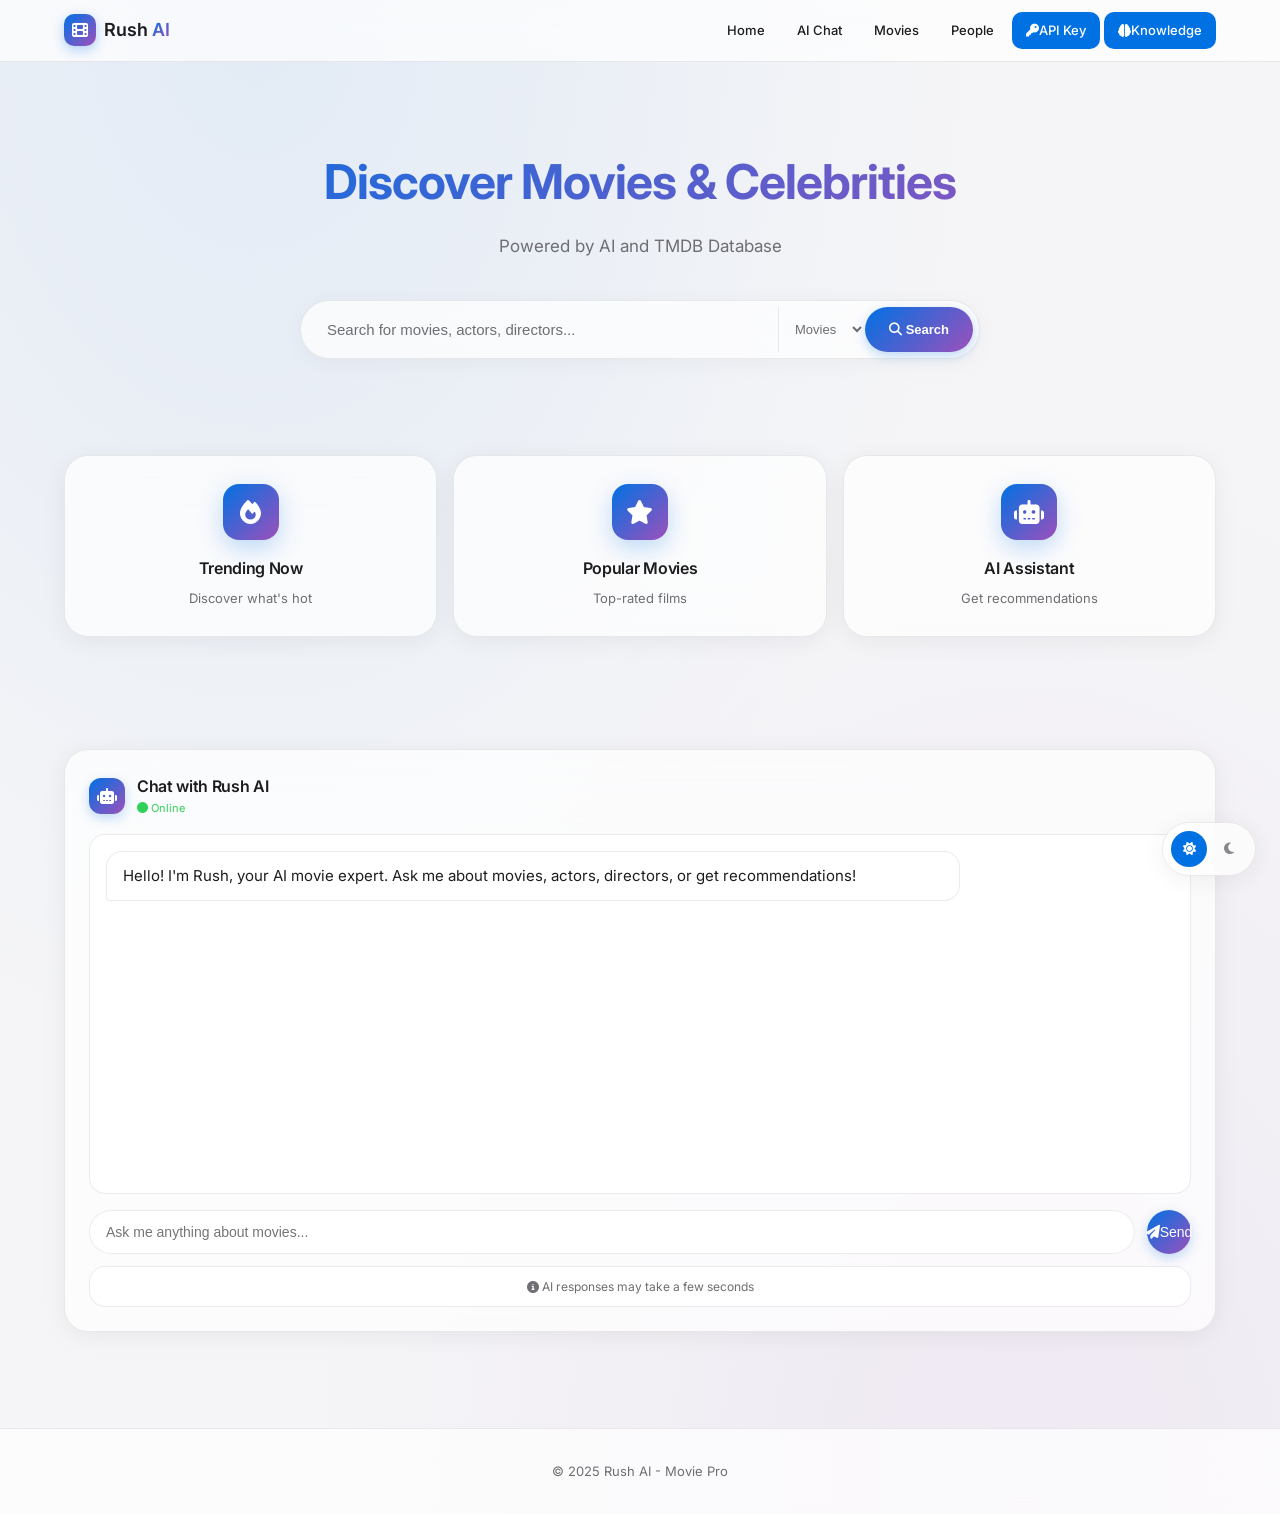
<file: templates/index.html>
<!DOCTYPE html>
<html lang="en">
<head>
    <meta charset="UTF-8">
    <meta name="viewport" content="width=device-width, initial-scale=1.0">
    <title>Rush AI - Movie Pro</title>
    <link rel="stylesheet" href="https://cdnjs.cloudflare.com/ajax/libs/font-awesome/6.4.0/css/all.min.css">
    <link rel="stylesheet" href="/static/styles.css">
</head>
<body>
    <!-- Header -->
    <header class="header">
        <div class="header-content">
            <div class="logo">
                <div class="logo-icon">
                    <i class="fas fa-film"></i>
                </div>
                <span class="logo-text">Rush <span class="logo-accent">AI</span></span>
            </div>
            
            <nav class="nav">
                <a href="#home" class="nav-link">Home</a>
                <a href="#chat" class="nav-link">AI Chat</a>
                <a href="#movies" class="nav-link">Movies</a>
                <a href="#people" class="nav-link">People</a>
                <a href="/api-keys" class="nav-btn">
                    <i class="fas fa-key"></i>API Key
                </a>
                <a href="/knowledge-keys" class="nav-btn">
                    <i class="fas fa-brain"></i>Knowledge
                </a>
            </nav>
            
            <button class="mobile-menu-btn" onclick="toggleMobileMenu()">
                <i class="fas fa-bars"></i>
            </button>
        </div>
        
        <nav class="mobile-nav" id="mobileNav">
            <a href="#home" class="mobile-nav-link" onclick="closeMobileMenu()">
                <i class="fas fa-home"></i> Home
            </a>
            <a href="#chat" class="mobile-nav-link" onclick="closeMobileMenu()">
                <i class="fas fa-robot"></i> AI Chat
            </a>
            <a href="#movies" class="mobile-nav-link" onclick="closeMobileMenu()">
                <i class="fas fa-film"></i> Movies
            </a>
            <a href="#people" class="mobile-nav-link" onclick="closeMobileMenu()">
                <i class="fas fa-users"></i> People
            </a>
            <a href="/api-keys" class="mobile-nav-link">
                <i class="fas fa-key"></i> Get API Key
            </a>
            <a href="/knowledge-keys" class="mobile-nav-link">
                <i class="fas fa-brain"></i> Knowledge Keys
            </a>
        </nav>
    </header>

    <!-- Main Content -->
    <main class="main">
        <div class="container">
            <!-- Hero Section -->
            <section id="home" class="hero">
                <h1 class="hero-title">Discover Movies & Celebrities</h1>
                <p class="hero-subtitle">Powered by AI and TMDB Database</p>
                
                <!-- Search Box -->
                <div class="search-container">
                    <div class="search-box">
                        <input 
                            type="text" 
                            id="searchInput" 
                            class="search-input"
                            placeholder="Search for movies, actors, directors..."
                            onkeypress="if(event.key === 'Enter') performSearch()"
                        >
                        <select id="searchType" class="search-select">
                            <option value="movie">Movies</option>
                            <option value="person">People</option>
                        </select>
                        <button class="search-btn" onclick="performSearch()">
                            <i class="fas fa-search"></i>
                            <span>Search</span>
                        </button>
                    </div>
                </div>
            </section>

            <!-- Quick Actions -->
            <section class="quick-actions">
                <div class="action-card" onclick="loadTrending()">
                    <div class="action-icon">
                        <i class="fas fa-fire"></i>
                    </div>
                    <h3 class="action-title">Trending Now</h3>
                    <p class="action-desc">Discover what's hot</p>
                </div>
                <div class="action-card" onclick="loadPopular()">
                    <div class="action-icon">
                        <i class="fas fa-star"></i>
                    </div>
                    <h3 class="action-title">Popular Movies</h3>
                    <p class="action-desc">Top-rated films</p>
                </div>
                <div class="action-card" onclick="scrollToChat()">
                    <div class="action-icon">
                        <i class="fas fa-robot"></i>
                    </div>
                    <h3 class="action-title">AI Assistant</h3>
                    <p class="action-desc">Get recommendations</p>
                </div>
            </section>

            <!-- Results Section -->
            <section id="resultsSection" class="section hidden">
                <h2 class="section-title">
                    <i class="fas fa-layer-group"></i>
                    <span id="resultsTitle">Search Results</span>
                </h2>
                <div id="resultsGrid" class="results-grid">
                    <!-- Results loaded here -->
                </div>
            </section>

            <!-- Movies Section anchor -->
            <div id="movies"></div>

            <!-- Chat Section -->
            <section id="chat" class="section">
                <div class="chat-section">
                    <div class="chat-header">
                        <div class="chat-avatar">
                            <i class="fas fa-robot"></i>
                        </div>
                        <div>
                            <h3 class="chat-title">Chat with Rush AI</h3>
                            <p class="chat-status"><i class="fas fa-circle"></i> Online</p>
                        </div>
                    </div>
                    
                    <div id="chatMessages" class="chat-messages">
                        <div class="chat-message ai">
                            Hello! I'm Rush, your AI movie expert. Ask me about movies, actors, directors, or get recommendations!
                        </div>
                    </div>
                    
                    <div class="chat-input-container">
                        <input 
                            type="text" 
                            id="chatInput" 
                            class="chat-input"
                            placeholder="Ask me anything about movies..."
                            onkeypress="if(event.key === 'Enter') sendMessage()"
                        >
                        <button class="chat-send-btn" onclick="sendMessage()">
                            <i class="fas fa-paper-plane"></i>Send
                        </button>
                    </div>
                    
                    <div class="chat-hint">
                        <i class="fas fa-info-circle"></i>
                        AI responses may take a few seconds
                    </div>
                </div>
            </section>
        </div>
    </main>

    <!-- Footer -->
    <footer class="footer">
        <div class="container">
            <p class="footer-content">&copy; 2025 Rush AI - Movie Pro</p>
        </div>
    </footer>

    <!-- Modal -->
    <div class="modal-overlay" id="movieModal" onclick="closeModal(event)">
        <div class="modal" onclick="event.stopPropagation()">
            <div class="modal-header">
                <h2 class="modal-title" id="modalTitle"></h2>
                <button class="modal-close" onclick="closeModal()">
                    <i class="fas fa-times"></i>
                </button>
            </div>
            <div class="modal-body" id="modalContent">
                <!-- Movie details loaded here -->
            </div>
        </div>
    </div>

    <script>
        const TMDB_IMAGE_BASE = 'https://image.tmdb.org/t/p/w500';
        
        function toggleMobileMenu() {
            const nav = document.getElementById('mobileNav');
            nav.classList.toggle('active');
            const btn = document.querySelector('.mobile-menu-btn i');
            btn.classList.toggle('fa-bars');
            btn.classList.toggle('fa-times');
        }
        
        function closeMobileMenu() {
            document.getElementById('mobileNav').classList.remove('active');
            const btn = document.querySelector('.mobile-menu-btn i');
            btn.classList.remove('fa-times');
            btn.classList.add('fa-bars');
        }
        
        function performSearch() {
            const query = document.getElementById('searchInput').value.trim();
            const type = document.getElementById('searchType').value;
            
            if (!query) return;
            
            const endpoint = type === 'movie' ? '/api/search/movies' : '/api/search/people';
            
            fetch(`${endpoint}?q=${encodeURIComponent(query)}`)
                .then(response => response.json())
                .then(data => {
                    displayResults(data, type);
                    document.getElementById('resultsSection').classList.remove('hidden');
                    document.getElementById('resultsTitle').textContent = type === 'movie' ? 'Movie Results' : 'People Results';
                    document.getElementById('movies').scrollIntoView({ behavior: 'smooth' });
                })
                .catch(error => {
                    console.error('Error:', error);
                    showError('Failed to fetch results');
                });
        }
        
        function displayResults(data, type) {
            const grid = document.getElementById('resultsGrid');
            grid.innerHTML = '';
            
            const items = data.results;
            
            if (!items || items.length === 0) {
                grid.innerHTML = `
                    <div class="empty-state" style="grid-column: 1 / -1;">
                        <div class="empty-state-icon"><i class="fas fa-search"></i></div>
                        <p class="empty-state-text">No results found</p>
                    </div>
                `;
                return;
            }
            
            items.forEach(item => {
                const card = createCard(item, type);
                grid.appendChild(card);
            });
        }
        
        function createCard(item, type) {
            const div = document.createElement('div');
            div.className = 'movie-card';
            
            const posterPath = item.poster_path || item.profile_path;
            const imageUrl = posterPath ? TMDB_IMAGE_BASE + posterPath : 'https://via.placeholder.com/300x450?text=No+Image';
            
            const title = type === 'movie' ? item.title : item.name;
            const year = type === 'movie' ? (item.release_date ? item.release_date.split('-')[0] : '') : '';
            const rating = item.vote_average ? item.vote_average.toFixed(1) : 'N/A';
            const department = item.known_for_department || '';
            
            if (type === 'person') {
                div.className = 'movie-card person-card';
                div.innerHTML = `
                    <img src="${imageUrl}" alt="${title}" class="person-image" onerror="this.src='https://via.placeholder.com/200x200?text=No+Image'">
                    <div class="person-info">
                        <h3 class="person-name">${title}</h3>
                        <p class="person-role">${department}</p>
                    </div>
                `;
            } else {
                div.innerHTML = `
                    <img src="${imageUrl}" alt="${title}" class="movie-poster" onerror="this.src='https://via.placeholder.com/300x450?text=No+Image'">
                    <div class="movie-info">
                        <h3 class="movie-title">${title}</h3>
                        <p class="movie-meta">
                            ${year ? `<span>${year}</span>` : ''}
                            <span class="rating"><i class="fas fa-star"></i> ${rating}</span>
                        </p>
                    </div>
                `;
            }
            
            div.onclick = () => showDetails(item.id, type);
            return div;
        }
        
        function showDetails(id, type) {
            const endpoint = type === 'movie' ? `/api/movie/${id}` : `/api/person/${id}`;
            
            fetch(endpoint)
                .then(response => response.json())
                .then(data => {
                    displayModal(data, type);
                })
                .catch(error => {
                    console.error('Error:', error);
                    showError('Failed to fetch details');
                });
        }
        
        function displayModal(data, type) {
            const modal = document.getElementById('movieModal');
            const title = document.getElementById('modalTitle');
            const content = document.getElementById('modalContent');
            
            if (type === 'movie') {
                title.textContent = data.title;
                const posterUrl = data.poster_path ? TMDB_IMAGE_BASE + data.poster_path : 'https://via.placeholder.com/300x450?text=No+Image';
                
                content.innerHTML = `
                    <div class="modal-grid">
                        <div>
                            <img src="${posterUrl}" alt="${data.title}" class="modal-poster" onerror="this.src='https://via.placeholder.com/300x450?text=No+Image'">
                            <div class="modal-actions">
                                <button class="modal-btn primary" onclick="generatePoster('${data.title.replace(/'/g, "\\'")}')">
                                    <i class="fas fa-magic"></i>AI Poster
                                </button>
                            </div>
                        </div>
                        <div>
                            <div class="modal-section">
                                <h4 class="modal-section-title">Overview</h4>
                                <p class="modal-overview">${data.overview || 'No overview available'}</p>
                            </div>
                            
                            <div class="modal-section">
                                <h4 class="modal-section-title">Details</h4>
                                <div class="modal-meta">
                                    <div class="meta-item">
                                        <div class="meta-label">Rating</div>
                                        <div class="meta-value"><i class="fas fa-star" style="color: var(--apple-warning);"></i> ${data.vote_average?.toFixed(1) || 'N/A'}</div>
                                    </div>
                                    <div class="meta-item">
                                        <div class="meta-label">Release</div>
                                        <div class="meta-value">${data.release_date || 'N/A'}</div>
                                    </div>
                                    <div class="meta-item">
                                        <div class="meta-label">Runtime</div>
                                        <div class="meta-value">${data.runtime ? data.runtime + ' min' : 'N/A'}</div>
                                    </div>
                                    <div class="meta-item">
                                        <div class="meta-label">Genres</div>
                                        <div class="meta-value">${data.genres?.map(g => g.name).join(', ') || 'N/A'}</div>
                                    </div>
                                </div>
                            </div>
                            
                            <div id="posterSection" class="modal-section hidden">
                                <h4 class="modal-section-title">AI-Generated Poster</h4>
                                <div class="modal-overview" id="posterContent" style="background: var(--apple-bg); padding: 1rem; border-radius: 12px;"></div>
                            </div>
                            
                            <div class="modal-section">
                                <h4 class="modal-section-title">Cast</h4>
                                <div class="cast-list">
                                    ${data.credits?.cast?.slice(0, 5).map(actor => `
                                        <span class="cast-tag">${actor.name} (${actor.character})</span>
                                    `).join('') || 'No cast information'}
                                </div>
                            </div>
                        </div>
                    </div>
                `;
            } else {
                title.textContent = data.name;
                const imageUrl = data.profile_path ? TMDB_IMAGE_BASE + data.profile_path : 'https://via.placeholder.com/300x450?text=No+Image';
                
                content.innerHTML = `
                    <div class="modal-grid">
                        <div class="text-center">
                            <img src="${imageUrl}" alt="${data.name}" class="person-avatar-large" onerror="this.src='https://via.placeholder.com/200x200?text=No+Image'">
                            <div class="modal-actions">
                                <button class="modal-btn primary" onclick="generateSocialMedia('${data.name.replace(/'/g, "\\'")}')">
                                    <i class="fas fa-share-alt"></i>Social Media
                                </button>
                                <button class="modal-btn secondary" onclick="generatePoster('movie starring ${data.name.replace(/'/g, "\\'")}')">
                                    <i class="fas fa-image"></i>Generate Poster
                                </button>
                            </div>
                        </div>
                        <div>
                            <div class="modal-section">
                                <h4 class="modal-section-title">Biography</h4>
                                <p class="modal-overview">${data.biography || 'No biography available'}</p>
                            </div>
                            
                            <div class="modal-section">
                                <h4 class="modal-section-title">Details</h4>
                                <div class="modal-meta">
                                    <div class="meta-item">
                                        <div class="meta-label">Known for</div>
                                        <div class="meta-value">${data.known_for_department || 'N/A'}</div>
                                    </div>
                                    <div class="meta-item">
                                        <div class="meta-label">Birthday</div>
                                        <div class="meta-value">${data.birthday || 'N/A'}</div>
                                    </div>
                                    <div class="meta-item">
                                        <div class="meta-label">Place of birth</div>
                                        <div class="meta-value">${data.place_of_birth || 'N/A'}</div>
                                    </div>
                                    <div class="meta-item">
                                        <div class="meta-label">Popularity</div>
                                        <div class="meta-value">${data.popularity?.toFixed(1) || 'N/A'}</div>
                                    </div>
                                </div>
                            </div>
                            
                            <div id="socialMediaSection" class="modal-section hidden">
                                <h4 class="modal-section-title">Social Media & Web</h4>
                                <div class="modal-overview" id="socialMediaContent" style="background: var(--apple-bg); padding: 1rem; border-radius: 12px;"></div>
                            </div>
                            
                            <div class="modal-section">
                                <h4 class="modal-section-title">Known For</h4>
                                <div class="known-for-grid">
                                    ${data.movie_credits?.cast?.slice(0, 6).map(movie => `
                                        <div class="known-for-item">
                                            <div class="known-for-title">${movie.title}</div>
                                            <div class="known-for-character">${movie.character || 'N/A'}</div>
                                        </div>
                                    `).join('') || 'No movie credits'}
                                </div>
                            </div>
                        </div>
                    </div>
                `;
            }
            
            modal.classList.add('active');
        }
        
        function closeModal(event) {
            if (event && event.target !== event.currentTarget) return;
            document.getElementById('movieModal').classList.remove('active');
        }
        
        function loadTrending() {
            fetch('/api/trending/movies')
                .then(response => response.json())
                .then(data => {
                    displayResults(data, 'movie');
                    document.getElementById('resultsSection').classList.remove('hidden');
                    document.getElementById('resultsTitle').textContent = 'Trending Movies';
                    document.getElementById('movies').scrollIntoView({ behavior: 'smooth' });
                })
                .catch(error => {
                    console.error('Error:', error);
                    showError('Failed to fetch trending movies');
                });
        }
        
        function loadPopular() {
            fetch('/api/popular/movies')
                .then(response => response.json())
                .then(data => {
                    displayResults(data, 'movie');
                    document.getElementById('resultsSection').classList.remove('hidden');
                    document.getElementById('resultsTitle').textContent = 'Popular Movies';
                    document.getElementById('movies').scrollIntoView({ behavior: 'smooth' });
                })
                .catch(error => {
                    console.error('Error:', error);
                    showError('Failed to fetch popular movies');
                });
        }
        
        function scrollToChat() {
            document.getElementById('chat').scrollIntoView({ behavior: 'smooth' });
        }
        
        function sendMessage() {
            const input = document.getElementById('chatInput');
            const message = input.value.trim();
            
            if (!message) return;
            
            const messagesDiv = document.getElementById('chatMessages');
            
            const userBubble = document.createElement('div');
            userBubble.className = 'chat-message user';
            userBubble.innerHTML = `<p>${message}</p>`;
            messagesDiv.appendChild(userBubble);
            
            input.value = '';
            
            const loadingBubble = document.createElement('div');
            loadingBubble.className = 'chat-message ai';
            loadingBubble.innerHTML = '<p><i class="fas fa-spinner fa-spin"></i> Thinking...</p>';
            messagesDiv.appendChild(loadingBubble);
            
            messagesDiv.scrollTop = messagesDiv.scrollHeight;
            
            fetch('/api/chat', {
                method: 'POST',
                headers: { 'Content-Type': 'application/json' },
                body: JSON.stringify({ message: message })
            })
            .then(response => response.json())
            .then(data => {
                loadingBubble.remove();
                
                const aiBubble = document.createElement('div');
                aiBubble.className = 'chat-message ai';
                aiBubble.innerHTML = `<p>${data.response}</p>`;
                messagesDiv.appendChild(aiBubble);
                
                messagesDiv.scrollTop = messagesDiv.scrollHeight;
            })
            .catch(error => {
                loadingBubble.remove();
                console.error('Error:', error);
                
                const errorBubble = document.createElement('div');
                errorBubble.className = 'chat-message ai';
                errorBubble.innerHTML = '<p>Sorry, I encountered an error. Please try again.</p>';
                messagesDiv.appendChild(errorBubble);
                
                messagesDiv.scrollTop = messagesDiv.scrollHeight;
            });
        }
        
        function showError(message) {
            const grid = document.getElementById('resultsGrid');
            grid.innerHTML = `
                <div class="empty-state" style="grid-column: 1 / -1;">
                    <div class="empty-state-icon"><i class="fas fa-exclamation-triangle"></i></div>
                    <p class="empty-state-text">${message}</p>
                </div>
            `;
            document.getElementById('resultsSection').classList.remove('hidden');
        }
        
        function generatePoster(query) {
            const posterSection = document.getElementById('posterSection');
            const posterContent = document.getElementById('posterContent');
            
            if (posterSection) {
                posterSection.classList.remove('hidden');
                posterContent.innerHTML = '<i class="fas fa-tools"></i> Feature Coming Soon!';
            }
        }
        
        function generateSocialMedia(query) {
            const socialMediaSection = document.getElementById('socialMediaSection');
            const socialMediaContent = document.getElementById('socialMediaContent');
            
            if (socialMediaSection) {
                socialMediaSection.classList.remove('hidden');
                socialMediaContent.innerHTML = '<i class="fas fa-spinner fa-spin"></i> Looking up...';
            }
            
            fetch('/api/generate', {
                method: 'POST',
                headers: { 'Content-Type': 'application/json' },
                body: JSON.stringify({ type: 'social', query: query })
            })
            .then(response => response.json())
            .then(data => {
                if (socialMediaContent) {
                    socialMediaContent.innerHTML = data.response.replace(/\n/g, '<br>');
                }
            })
            .catch(error => {
                if (socialMediaContent) {
                    socialMediaContent.innerHTML = 'Failed to fetch information. Please try again.';
                }
            });
        }
        
        // Close modal on escape key
        document.addEventListener('keydown', function(e) {
            if (e.key === 'Escape') closeModal();
        });
        
        // Theme toggle functionality
        const themeToggle = document.createElement('div');
        themeToggle.className = 'theme-toggle';
        themeToggle.innerHTML = `
            <button class="theme-btn active" data-theme="light" onclick="setTheme('light')">
                <i class="fas fa-sun"></i>
            </button>
            <button class="theme-btn" data-theme="dark" onclick="setTheme('dark')">
                <i class="fas fa-moon"></i>
            </button>
        `;
        document.body.appendChild(themeToggle);
        
        function setTheme(theme) {
            document.documentElement.setAttribute('data-theme', theme);
            document.querySelectorAll('.theme-btn').forEach(btn => {
                btn.classList.toggle('active', btn.dataset.theme === theme);
            });
            localStorage.setItem('theme', theme);
        }
        
        // Load saved theme
        const savedTheme = localStorage.getItem('theme');
        if (savedTheme) {
            setTheme(savedTheme);
        }
    </script>
</body>
</html>
</file>
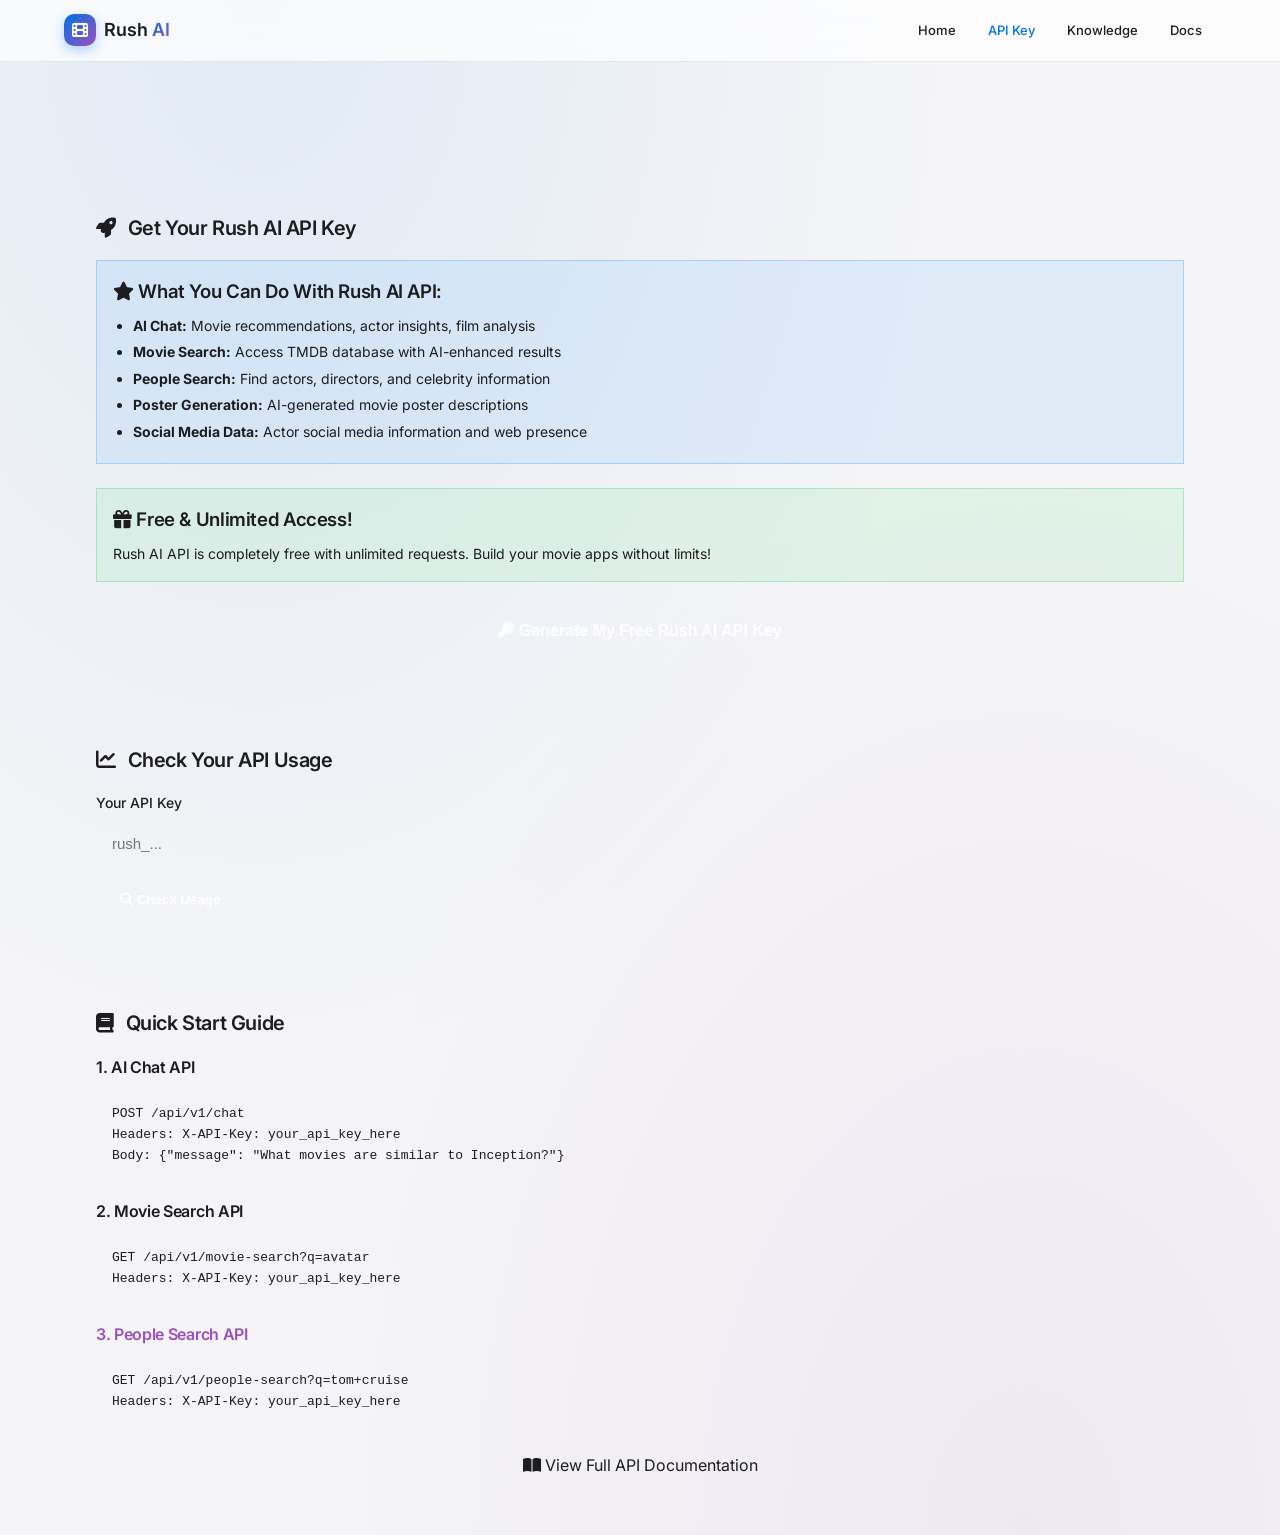
<file: templates/api_keys.html>
<!DOCTYPE html>
<html lang="en">
<head>
    <meta charset="UTF-8">
    <meta name="viewport" content="width=device-width, initial-scale=1.0">
    <title>Get Your Rush AI API Key</title>
    <link rel="stylesheet" href="https://cdnjs.cloudflare.com/ajax/libs/font-awesome/6.4.0/css/all.min.css">
    <link rel="stylesheet" href="/static/styles.css">
    <style>
        .page-content {
            padding-top: 100px;
            min-height: 100vh;
        }
        .api-card {
            background: var(--apple-surface);
            border-radius: var(--apple-radius-lg);
            padding: 2rem;
            margin-bottom: 1.5rem;
            border: 1px solid var(--apple-border);
        }
        .api-card-title {
            font-size: 1.25rem;
            font-weight: 600;
            margin-bottom: 1rem;
            display: flex;
            align-items: center;
            gap: 0.75rem;
        }
        .info-box {
            background: rgba(41, 151, 255, 0.1);
            border: 1px solid rgba(41, 151, 255, 0.3);
            border-radius: var(--apple-radius);
            padding: 1rem;
            margin-bottom: 1.5rem;
        }
        .info-box-title {
            color: var(--apple-accent);
            font-weight: 600;
            margin-bottom: 0.5rem;
        }
        .info-box ul {
            margin: 0;
            padding-left: 1.25rem;
            font-size: 0.875rem;
            color: var(--apple-text-secondary);
        }
        .info-box li {
            margin-bottom: 0.25rem;
        }
        .free-box {
            background: rgba(48, 209, 88, 0.1);
            border: 1px solid rgba(48, 209, 88, 0.3);
            border-radius: var(--apple-radius);
            padding: 1rem;
            margin-bottom: 1.5rem;
        }
        .generate-btn {
            width: 100%;
            padding: 1rem;
            background: var(--apple-gradient);
            border: none;
            border-radius: var(--apple-radius);
            color: white;
            font-size: 1rem;
            font-weight: 600;
            cursor: pointer;
            transition: all 0.2s ease;
        }
        .generate-btn:hover {
            transform: scale(1.02);
            box-shadow: 0 4px 20px rgba(41, 151, 255, 0.3);
        }
        .api-key-display {
            background: var(--apple-bg);
            padding: 1rem;
            border-radius: var(--apple-radius);
            font-family: monospace;
            word-break: break-all;
            margin-bottom: 1rem;
            font-size: 0.875rem;
        }
        .warning-box {
            background: rgba(255, 159, 10, 0.1);
            border: 1px solid rgba(255, 159, 10, 0.3);
            border-radius: var(--apple-radius);
            padding: 0.75rem;
            font-size: 0.8125rem;
            color: var(--apple-warning);
        }
        .form-group {
            margin-bottom: 1rem;
        }
        .form-label {
            display: block;
            font-size: 0.875rem;
            font-weight: 500;
            margin-bottom: 0.5rem;
            color: var(--apple-text-secondary);
        }
        .form-input {
            width: 100%;
            padding: 0.75rem 1rem;
            background: var(--apple-bg);
            border: 1px solid var(--apple-border);
            border-radius: var(--apple-radius);
            color: var(--apple-text);
            font-size: 0.9375rem;
            outline: none;
            transition: border-color 0.2s ease;
        }
        .form-input:focus {
            border-color: var(--apple-accent);
        }
        .check-btn {
            padding: 0.75rem 1.5rem;
            background: var(--apple-success);
            border: none;
            border-radius: var(--apple-radius);
            color: white;
            font-weight: 600;
            cursor: pointer;
            transition: all 0.2s ease;
        }
        .check-btn:hover {
            opacity: 0.9;
        }
        .code-block {
            background: var(--apple-bg);
            padding: 1rem;
            border-radius: var(--apple-radius);
            font-family: monospace;
            font-size: 0.8125rem;
            overflow-x: auto;
            margin-bottom: 1rem;
        }
        .status-message {
            padding: 1rem;
            border-radius: var(--apple-radius);
            margin-bottom: 1.5rem;
            display: none;
        }
        .status-message.success {
            background: rgba(48, 209, 88, 0.1);
            border: 1px solid rgba(48, 209, 88, 0.3);
            color: var(--apple-success);
            display: block;
        }
        .status-message.error {
            background: rgba(255, 69, 58, 0.1);
            border: 1px solid rgba(255, 69, 58, 0.3);
            color: var(--apple-danger);
            display: block;
        }
    </style>
</head>
<body>
    <!-- Header -->
    <header class="header">
        <div class="header-content">
            <div class="logo">
                <div class="logo-icon">
                    <i class="fas fa-film"></i>
                </div>
                <span class="logo-text">Rush <span class="logo-accent">AI</span></span>
            </div>
            
            <nav class="nav">
                <a href="/" class="nav-link">Home</a>
                <a href="/api-keys" class="nav-link active">API Key</a>
                <a href="/knowledge-keys" class="nav-link">Knowledge</a>
                <a href="/docs" class="nav-link">Docs</a>
            </nav>
            
            <button class="mobile-menu-btn" onclick="toggleMobileMenu()">
                <i class="fas fa-bars"></i>
            </button>
        </div>
        
        <nav class="mobile-nav" id="mobileNav">
            <a href="/" class="mobile-nav-link">Home</a>
            <a href="/api-keys" class="mobile-nav-link">Get API Key</a>
            <a href="/knowledge-keys" class="mobile-nav-link">Knowledge Keys</a>
            <a href="/docs" class="mobile-nav-link">API Docs</a>
        </nav>
    </header>

    <!-- Main Content -->
    <main class="main">
        <div class="container">
            <div class="page-content">
                <!-- Status Message -->
                <div id="statusMessage" class="status-message"></div>

                <!-- API Key Generation -->
                <div class="api-card">
                    <h2 class="api-card-title">
                        <i class="fas fa-rocket" style="color: var(--apple-accent);"></i>
                        Get Your Rush AI API Key
                    </h2>
                    
                    <div class="info-box">
                        <h3 class="info-box-title"><i class="fas fa-star"></i> What You Can Do With Rush AI API:</h3>
                        <ul>
                            <li><strong>AI Chat:</strong> Movie recommendations, actor insights, film analysis</li>
                            <li><strong>Movie Search:</strong> Access TMDB database with AI-enhanced results</li>
                            <li><strong>People Search:</strong> Find actors, directors, and celebrity information</li>
                            <li><strong>Poster Generation:</strong> AI-generated movie poster descriptions</li>
                            <li><strong>Social Media Data:</strong> Actor social media information and web presence</li>
                        </ul>
                    </div>

                    <div class="free-box">
                        <h3 class="info-box-title" style="color: var(--apple-success);">
                            <i class="fas fa-gift"></i> Free & Unlimited Access!
                        </h3>
                        <p style="font-size: 0.875rem; color: var(--apple-text-secondary);">
                            Rush AI API is completely free with unlimited requests. Build your movie apps without limits!
                        </p>
                    </div>

                    <form id="apiKeyForm">
                        <button type="submit" class="generate-btn">
                            <i class="fas fa-key"></i> Generate My Free Rush AI API Key
                        </button>
                    </form>
                </div>

                <!-- Generated API Key Display -->
                <div id="apiKeyResult" class="api-card hidden">
                    <h3 class="api-card-title">
                        <i class="fas fa-check-circle" style="color: var(--apple-success);"></i>
                        Your Rush AI API Key
                    </h3>
                    <div class="api-key-display" id="apiKeyDisplay"></div>
                    <div class="warning-box">
                        <i class="fas fa-exclamation-triangle"></i>
                        <strong>Important:</strong> Save this API key securely! You won't be able to see it again.
                    </div>
                </div>

                <!-- API Usage Check -->
                <div class="api-card">
                    <h3 class="api-card-title">
                        <i class="fas fa-chart-line" style="color: var(--apple-accent);"></i>
                        Check Your API Usage
                    </h3>
                    <div class="form-group">
                        <label class="form-label">Your API Key</label>
                        <input type="password" id="usageApiKey" class="form-input" placeholder="rush_...">
                    </div>
                    <button onclick="checkUsage()" class="check-btn">
                        <i class="fas fa-search"></i> Check Usage
                    </button>
                    <div id="usageResult" class="hidden" style="margin-top: 1rem;"></div>
                </div>

                <!-- API Documentation -->
                <div class="api-card">
                    <h3 class="api-card-title">
                        <i class="fas fa-book" style="color: var(--apple-accent);"></i>
                        Quick Start Guide
                    </h3>
                    
                    <div style="margin-bottom: 1rem;">
                        <h4 style="color: var(--apple-success); font-weight: 600; margin-bottom: 0.5rem;">1. AI Chat API</h4>
                        <div class="code-block">
POST /api/v1/chat<br>
Headers: X-API-Key: your_api_key_here<br>
Body: {"message": "What movies are similar to Inception?"}
                        </div>
                    </div>
                    
                    <div style="margin-bottom: 1rem;">
                        <h4 style="color: var(--apple-accent); font-weight: 600; margin-bottom: 0.5rem;">2. Movie Search API</h4>
                        <div class="code-block">
GET /api/v1/movie-search?q=avatar<br>
Headers: X-API-Key: your_api_key_here
                        </div>
                    </div>
                    
                    <div style="margin-bottom: 1rem;">
                        <h4 style="color: #9d50bb; font-weight: 600; margin-bottom: 0.5rem;">3. People Search API</h4>
                        <div class="code-block">
GET /api/v1/people-search?q=tom+cruise<br>
Headers: X-API-Key: your_api_key_here
                        </div>
                    </div>
                    
                    <div style="text-align: center; margin-top: 1.5rem;">
                        <a href="/docs" style="color: var(--apple-accent); text-decoration: none;">
                            <i class="fas fa-book-open"></i> View Full API Documentation
                        </a>
                    </div>
                </div>
            </div>
        </div>
    </main>

    <script>
        function toggleMobileMenu() {
            const nav = document.getElementById('mobileNav');
            nav.classList.toggle('active');
            const btn = document.querySelector('.mobile-menu-btn i');
            btn.classList.toggle('fa-bars');
            btn.classList.toggle('fa-times');
        }

        document.getElementById('apiKeyForm').addEventListener('submit', async function(e) {
            e.preventDefault();
            
            try {
                const response = await fetch('/api-keys', {
                    method: 'POST',
                    headers: { 'Content-Type': 'application/json' },
                    body: JSON.stringify({ tier: 'free' })
                });
                
                const result = await response.json();
                
                if (response.ok) {
                    document.getElementById('apiKeyDisplay').textContent = result.api_key;
                    document.getElementById('apiKeyResult').classList.remove('hidden');
                    showStatus('Free API key generated successfully! Start building your movie apps now!', 'success');
                    document.getElementById('apiKeyResult').scrollIntoView({ behavior: 'smooth' });
                } else {
                    showStatus('Error: ' + result.error, 'error');
                }
            } catch (error) {
                showStatus('Error: ' + error.message, 'error');
            }
        });

        async function checkUsage() {
            const apiKey = document.getElementById('usageApiKey').value;
            
            if (!apiKey) {
                showStatus('Please enter your API key', 'error');
                return;
            }
            
            try {
                const response = await fetch('/api/v1/usage', {
                    headers: { 'X-API-Key': apiKey }
                });
                
                const result = await response.json();
                const usageResult = document.getElementById('usageResult');
                
                if (response.ok) {
                    const usage = result.usage;
                    const percentage = (usage.requests_used / usage.requests_limit) * 100;
                    
                    usageResult.innerHTML = `
                        <div style="background: var(--apple-bg); padding: 1rem; border-radius: 12px;">
                            <h4 style="font-weight: 600; margin-bottom: 1rem;">Usage Statistics:</h4>
                            <div style="display: grid; gap: 0.75rem;">
                                <div style="display: flex; justify-content: space-between;">
                                    <span style="color: var(--apple-text-secondary);">Requests Used:</span>
                                    <span>${usage.requests_used} / ${usage.requests_limit}</span>
                                </div>
                                <div style="display: flex; justify-content: space-between;">
                                    <span style="color: var(--apple-text-secondary);">Remaining:</span>
                                    <span style="color: var(--apple-success);">${usage.remaining}</span>
                                </div>
                                <div style="display: flex; justify-content: space-between;">
                                    <span style="color: var(--apple-text-secondary);">Tier:</span>
                                    <span style="color: var(--apple-accent);">${usage.tier}</span>
                                </div>
                                <div style="margin-top: 0.5rem;">
                                    <div style="background: var(--apple-border); border-radius: 4px; height: 8px;">
                                        <div style="background: var(--apple-accent); height: 8px; border-radius: 4px; width: ${Math.min(percentage, 100)}%"></div>
                                    </div>
                                    <p style="font-size: 0.75rem; color: var(--apple-text-secondary); margin-top: 0.25rem;">${percentage.toFixed(1)}% used</p>
                                </div>
                            </div>
                        </div>
                    `;
                    usageResult.classList.remove('hidden');
                } else {
                    showStatus('Error: ' + result.error, 'error');
                }
            } catch (error) {
                showStatus('Error: ' + error.message, 'error');
            }
        }

        function showStatus(message, type) {
            const statusDiv = document.getElementById('statusMessage');
            statusDiv.className = `status-message ${type}`;
            statusDiv.innerHTML = `<i class="fas fa-${type === 'success' ? 'check-circle' : 'exclamation-circle'}"></i> ${message}`;
            
            setTimeout(() => {
                statusDiv.style.display = 'none';
            }, 5000);
        }
    </script>
</body>
</html>
</file>
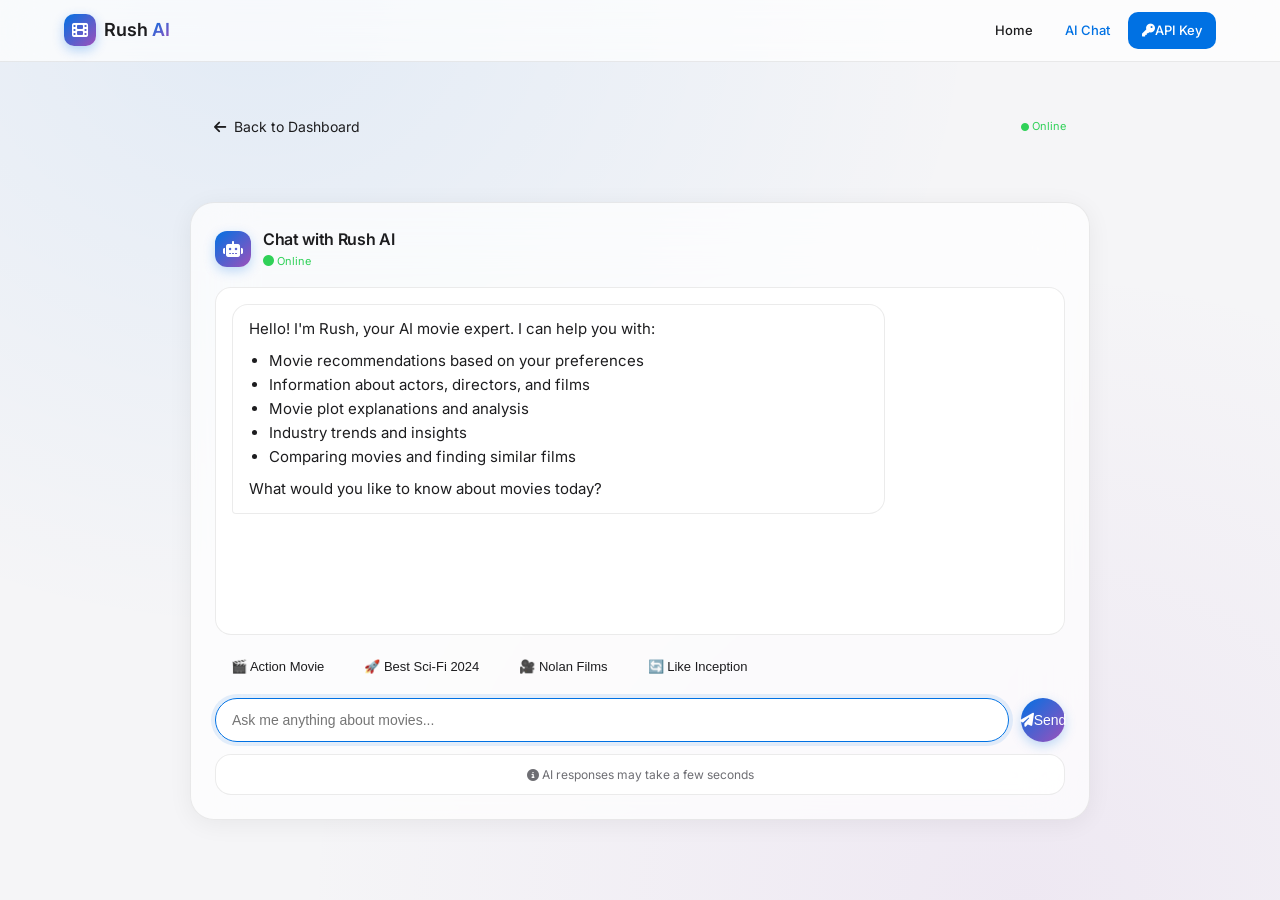
<file: templates/chat.html>
<!DOCTYPE html>
<html lang="en">
<head>
    <meta charset="UTF-8">
    <meta name="viewport" content="width=device-width, initial-scale=1.0">
    <title>Rush AI Chat - Movie Pro</title>
    <link rel="stylesheet" href="https://cdnjs.cloudflare.com/ajax/libs/font-awesome/6.4.0/css/all.min.css">
    <link rel="stylesheet" href="/static/styles.css">
    <style>
        .chat-page {
            min-height: 100vh;
            display: flex;
            flex-direction: column;
        }
        .chat-page .main {
            flex: 1;
            padding-top: 100px;
        }
        .chat-container {
            max-width: 900px;
            margin: 0 auto;
            height: calc(100vh - 180px);
            display: flex;
            flex-direction: column;
        }
        .chat-page-header {
            display: flex;
            align-items: center;
            justify-content: space-between;
            padding: 1rem 1.5rem;
            background: var(--apple-surface);
            border-radius: var(--apple-radius-lg);
            margin-bottom: 1rem;
        }
        .back-btn {
            display: flex;
            align-items: center;
            gap: 0.5rem;
            color: var(--apple-text-secondary);
            text-decoration: none;
            font-size: 0.875rem;
            transition: color 0.2s ease;
        }
        .back-btn:hover {
            color: var(--apple-text);
        }
        .quick-actions {
            display: flex;
            flex-wrap: wrap;
            gap: 0.5rem;
            margin-bottom: 1rem;
        }
        .quick-btn {
            padding: 0.5rem 1rem;
            background: var(--apple-surface-elevated);
            border: 1px solid var(--apple-border);
            border-radius: 20px;
            color: var(--apple-text);
            font-size: 0.8125rem;
            cursor: pointer;
            transition: all 0.2s ease;
        }
        .quick-btn:hover {
            background: var(--apple-accent);
            border-color: var(--apple-accent);
        }
        .typing-indicator {
            display: inline-flex;
            align-items: center;
            gap: 4px;
        }
        .typing-indicator span {
            width: 6px;
            height: 6px;
            border-radius: 50%;
            background: var(--apple-text);
            animation: typing 1.4s infinite;
        }
        .typing-indicator span:nth-child(2) { animation-delay: 0.2s; }
        .typing-indicator span:nth-child(3) { animation-delay: 0.4s; }
        @keyframes typing {
            0%, 60%, 100% { transform: translateY(0); opacity: 0.5; }
            30% { transform: translateY(-4px); opacity: 1; }
        }
    </style>
</head>
<body class="chat-page">
    <!-- Header -->
    <header class="header">
        <div class="header-content">
            <div class="logo">
                <div class="logo-icon"><i class="fas fa-film"></i></div>
                <span class="logo-text">Rush <span class="logo-accent">AI</span></span>
            </div>
            
            <nav class="nav">
                <a href="/" class="nav-link">Home</a>
                <a href="#chat" class="nav-link active">AI Chat</a>
                <a href="/api-keys" class="nav-btn">
                    <i class="fas fa-key"></i>API Key
                </a>
            </nav>
            
            <button class="mobile-menu-btn" onclick="toggleMobileMenu()">
                <i class="fas fa-bars"></i>
            </button>
        </div>
        
        <nav class="mobile-nav" id="mobileNav">
            <a href="/" class="mobile-nav-link">
                <i class="fas fa-home"></i> Home
            </a>
            <a href="#chat" class="mobile-nav-link">
                <i class="fas fa-robot"></i> AI Chat
            </a>
            <a href="/api-keys" class="mobile-nav-link">
                <i class="fas fa-key"></i> Get API Key
            </a>
        </nav>
    </header>

    <!-- Main Content -->
    <main class="main">
        <div class="container">
            <div class="chat-container">
                <!-- Chat Header -->
                <div class="chat-page-header">
                    <a href="/" class="back-btn">
                        <i class="fas fa-arrow-left"></i> Back to Dashboard
                    </a>
                    <div class="chat-status">
                        <i class="fas fa-circle" style="color: var(--apple-success); font-size: 0.5rem;"></i>
                        Online
                    </div>
                </div>

                <!-- Chat Section -->
                <div class="chat-section" style="flex: 1; display: flex; flex-direction: column;">
                    <div class="chat-header">
                        <div class="chat-avatar">
                            <i class="fas fa-robot"></i>
                        </div>
                        <div>
                            <h3 class="chat-title">Chat with Rush AI</h3>
                            <p class="chat-status"><i class="fas fa-circle"></i> Online</p>
                        </div>
                    </div>
                    
                    <div id="chatMessages" class="chat-messages" style="flex: 1;">
                        <div class="chat-message ai">
                            <p>Hello! I'm Rush, your AI movie expert. I can help you with:</p>
                            <ul style="margin: 0.5rem 0 0.5rem 1.25rem; list-style: disc;">
                                <li>Movie recommendations based on your preferences</li>
                                <li>Information about actors, directors, and films</li>
                                <li>Movie plot explanations and analysis</li>
                                <li>Industry trends and insights</li>
                                <li>Comparing movies and finding similar films</li>
                            </ul>
                            <p>What would you like to know about movies today?</p>
                        </div>
                    </div>

                    <!-- Quick Actions -->
                    <div class="quick-actions">
                        <button class="quick-btn" onclick="quickAction('recommend me a good action movie')">
                            🎬 Action Movie
                        </button>
                        <button class="quick-btn" onclick="quickAction('what are the best sci-fi movies of 2024')">
                            🚀 Best Sci-Fi 2024
                        </button>
                        <button class="quick-btn" onclick="quickAction('tell me about Christopher Nolan movies')">
                            🎥 Nolan Films
                        </button>
                        <button class="quick-btn" onclick="quickAction('what movies are similar to Inception')">
                            🔄 Like Inception
                        </button>
                    </div>
                    
                    <div class="chat-input-container">
                        <input 
                            type="text" 
                            id="chatInput" 
                            class="chat-input"
                            placeholder="Ask me anything about movies..."
                            onkeypress="if(event.key === 'Enter') sendMessage()"
                        >
                        <button class="chat-send-btn" id="sendButton" onclick="sendMessage()">
                            <i class="fas fa-paper-plane"></i>Send
                        </button>
                    </div>
                    
                    <div class="chat-hint">
                        <i class="fas fa-info-circle"></i>
                        AI responses may take a few seconds
                    </div>
                </div>
            </div>
        </div>
    </main>

    <script>
        let isTyping = false;
        
        function toggleMobileMenu() {
            const nav = document.getElementById('mobileNav');
            nav.classList.toggle('active');
            const btn = document.querySelector('.mobile-menu-btn i');
            btn.classList.toggle('fa-bars');
            btn.classList.toggle('fa-times');
        }
        
        function sendMessage() {
            const input = document.getElementById('chatInput');
            const message = input.value.trim();
            
            if (!message || isTyping) return;
            
            const messagesDiv = document.getElementById('chatMessages');
            const sendButton = document.getElementById('sendButton');
            
            const userBubble = document.createElement('div');
            userBubble.className = 'chat-message user';
            userBubble.innerHTML = `<p>${escapeHtml(message)}</p>`;
            messagesDiv.appendChild(userBubble);
            
            input.value = '';
            sendButton.disabled = true;
            isTyping = true;
            
            const typingBubble = document.createElement('div');
            typingBubble.className = 'chat-message ai';
            typingBubble.innerHTML = `
                <div class="typing-indicator">
                    <span></span>
                    <span></span>
                    <span></span>
                </div>
            `;
            messagesDiv.appendChild(typingBubble);
            
            messagesDiv.scrollTop = messagesDiv.scrollHeight;
            
            fetch('/api/chat', {
                method: 'POST',
                headers: { 'Content-Type': 'application/json' },
                body: JSON.stringify({ message: message })
            })
            .then(response => response.json())
            .then(data => {
                typingBubble.remove();
                
                const aiBubble = document.createElement('div');
                aiBubble.className = 'chat-message ai';
                aiBubble.innerHTML = `<p>${escapeHtml(data.response)}</p>`;
                messagesDiv.appendChild(aiBubble);
                
                messagesDiv.scrollTop = messagesDiv.scrollHeight;
                sendButton.disabled = false;
                isTyping = false;
            })
            .catch(error => {
                typingBubble.remove();
                console.error('Error:', error);
                
                const errorBubble = document.createElement('div');
                errorBubble.className = 'chat-message ai';
                errorBubble.innerHTML = '<p>Sorry, I encountered an error. Please try again.</p>';
                messagesDiv.appendChild(errorBubble);
                
                messagesDiv.scrollTop = messagesDiv.scrollHeight;
                sendButton.disabled = false;
                isTyping = false;
            });
        }
        
        function quickAction(message) {
            document.getElementById('chatInput').value = message;
            sendMessage();
        }
        
        function escapeHtml(text) {
            const map = { '&': '&amp;', '<': '&lt;', '>': '&gt;', '"': '&quot;', "'": '&#039;' };
            return text.replace(/[&<>"']/g, m => map[m]);
        }
        
        document.getElementById('chatInput').focus();
        
        setTimeout(() => {
            const messagesDiv = document.getElementById('chatMessages');
            const tipsBubble = document.createElement('div');
            tipsBubble.className = 'chat-message ai';
            tipsBubble.innerHTML = `
                <p style="text-align: center; color: var(--apple-text-secondary);">
                    💡 Pro tips: Be specific about genres • Mention years or decades • Ask about actors/directors
                </p>
            `;
            messagesDiv.appendChild(tipsBubble);
            messagesDiv.scrollTop = messagesDiv.scrollHeight;
        }, 2000);
    </script>
</body>
</html>
</file>
<file: static/styles.css>
/* Crystal/Glassmorphism Theme CSS for Rush AI Movie Pro */
@import url('https://fonts.googleapis.com/css2?family=Inter:wght@400;500;600;700&display=swap');

:root {
    /* Light Crystal Theme */
    --crystal-bg: #f5f5f7;
    --crystal-surface: rgba(255, 255, 255, 0.7);
    --crystal-surface-elevated: rgba(255, 255, 255, 0.85);
    --crystal-text: #1d1d1f;
    --crystal-text-secondary: #6e6e73;
    --crystal-accent: #0071e3;
    --crystal-border: rgba(0, 0, 0, 0.08);
    --crystal-shadow: 0 4px 24px rgba(0, 0, 0, 0.06);
    --crystal-shadow-hover: 0 8px 32px rgba(0, 0, 0, 0.1);
    --crystal-radius: 16px;
    --crystal-radius-lg: 24px;
    
    /* Current theme */
    --bg: var(--crystal-bg);
    --surface: var(--crystal-surface);
    --surface-elevated: var(--crystal-surface-elevated);
    --text: var(--crystal-text);
    --text-secondary: var(--crystal-text-secondary);
    --accent: var(--crystal-accent);
    --border: var(--crystal-border);
    --shadow: var(--crystal-shadow);
    --shadow-hover: var(--crystal-shadow-hover);
    --radius: var(--crystal-radius);
    --radius-lg: var(--crystal-radius-lg);
    --gradient: linear-gradient(135deg, #0071e3 0%, #9d50bb 100%);
}

[data-theme="dark"] {
    --bg: #000000;
    --surface: rgba(30, 30, 30, 0.7);
    --surface-elevated: rgba(40, 40, 40, 0.85);
    --text: #f5f5f7;
    --text-secondary: #86868b;
    --accent: #0a84ff;
    --border: rgba(255, 255, 255, 0.1);
    --shadow: 0 4px 24px rgba(0, 0, 0, 0.4);
    --shadow-hover: 0 8px 32px rgba(0, 0, 0, 0.6);
    --gradient: linear-gradient(135deg, #0a84ff 0%, #9d50bb 100%);
}

* {
    margin: 0;
    padding: 0;
    box-sizing: border-box;
}

html {
    scroll-behavior: smooth;
}

body {
    font-family: 'Inter', -apple-system, BlinkMacSystemFont, 'Segoe UI', sans-serif;
    background: var(--bg);
    background-image: 
        radial-gradient(ellipse at 20% 0%, rgba(0, 113, 227, 0.08) 0%, transparent 50%),
        radial-gradient(ellipse at 80% 100%, rgba(157, 80, 187, 0.08) 0%, transparent 50%);
    color: var(--text);
    line-height: 1.6;
    min-height: 100vh;
    -webkit-font-smoothing: antialiased;
    transition: background 0.3s ease, color 0.3s ease;
}

h1, h2, h3, h4, h5, h6 {
    font-weight: 600;
    letter-spacing: -0.02em;
}

/* Theme Toggle */
.theme-toggle {
    position: fixed;
    bottom: 1.5rem;
    right: 1.5rem;
    z-index: 1000;
    background: var(--surface);
    backdrop-filter: blur(20px);
    -webkit-backdrop-filter: blur(20px);
    border: 1px solid var(--border);
    border-radius: 50px;
    padding: 0.5rem;
    display: flex;
    align-items: center;
    gap: 0.25rem;
    box-shadow: var(--shadow);
    cursor: pointer;
    transition: all 0.3s ease;
}

.theme-toggle:hover {
    box-shadow: var(--shadow-hover);
}

.theme-btn {
    width: 36px;
    height: 36px;
    border: none;
    background: transparent;
    border-radius: 50%;
    display: flex;
    align-items: center;
    justify-content: center;
    cursor: pointer;
    color: var(--text-secondary);
    transition: all 0.3s ease;
}

.theme-btn.active {
    background: var(--accent);
    color: white;
}

.theme-btn:hover:not(.active) {
    background: var(--surface-elevated);
}

/* Header */
.header {
    position: fixed;
    top: 0;
    left: 0;
    right: 0;
    z-index: 1000;
    background: var(--surface);
    backdrop-filter: blur(30px);
    -webkit-backdrop-filter: blur(30px);
    border-bottom: 1px solid var(--border);
}

.header-content {
    max-width: 1200px;
    margin: 0 auto;
    padding: 0.75rem 1.5rem;
    display: flex;
    align-items: center;
    justify-content: space-between;
}

.logo {
    display: flex;
    align-items: center;
    gap: 0.5rem;
}

.logo-icon {
    width: 32px;
    height: 32px;
    background: var(--gradient);
    border-radius: 10px;
    display: flex;
    align-items: center;
    justify-content: center;
    color: white;
    font-size: 1rem;
    box-shadow: 0 4px 12px rgba(0, 113, 227, 0.3);
}

.logo-text {
    font-size: 1.125rem;
    font-weight: 600;
}

.logo-accent {
    background: var(--gradient);
    -webkit-background-clip: text;
    -webkit-text-fill-color: transparent;
    background-clip: text;
}

/* Navigation */
.nav {
    display: flex;
    align-items: center;
    gap: 0.25rem;
}

.nav-link {
    padding: 0.5rem 0.875rem;
    color: var(--text);
    text-decoration: none;
    font-size: 0.8125rem;
    font-weight: 500;
    border-radius: 10px;
    transition: all 0.2s ease;
}

.nav-link:hover {
    background: var(--surface-elevated);
}

.nav-link.active {
    color: var(--accent);
}

.nav-btn {
    padding: 0.5rem 0.875rem;
    background: var(--accent);
    color: white;
    text-decoration: none;
    font-size: 0.8125rem;
    font-weight: 500;
    border-radius: 10px;
    transition: all 0.2s ease;
}

.nav-btn:hover {
    opacity: 0.9;
    transform: translateY(-1px);
}

/* Mobile Menu */
.mobile-menu-btn {
    display: none;
    background: none;
    border: none;
    color: var(--text);
    font-size: 1.25rem;
    cursor: pointer;
    padding: 0.5rem;
}

.mobile-nav {
    display: none;
    position: absolute;
    top: 100%;
    left: 0;
    right: 0;
    background: var(--surface);
    backdrop-filter: blur(30px);
    -webkit-backdrop-filter: blur(30px);
    border-bottom: 1px solid var(--border);
    padding: 1rem;
    box-shadow: var(--shadow);
}

.mobile-nav.active {
    display: block;
}

.mobile-nav-link {
    display: block;
    padding: 0.75rem 1rem;
    color: var(--text);
    text-decoration: none;
    font-size: 0.9375rem;
    border-radius: 10px;
    transition: background 0.2s ease;
}

.mobile-nav-link:hover {
    background: var(--surface-elevated);
}

/* Main Content */
.main {
    padding-top: 80px;
    min-height: 100vh;
}

.container {
    max-width: 1200px;
    margin: 0 auto;
    padding: 0 1.5rem;
}

/* Hero Section */
.hero {
    padding: 4rem 0 3rem;
    text-align: center;
}

.hero-title {
    font-size: clamp(2rem, 5vw, 3rem);
    font-weight: 700;
    margin-bottom: 0.75rem;
    background: var(--gradient);
    -webkit-background-clip: text;
    -webkit-text-fill-color: transparent;
    background-clip: text;
}

.hero-subtitle {
    font-size: 1.0625rem;
    color: var(--text-secondary);
    margin-bottom: 2.5rem;
}

/* Search Box - Crystal Style */
.search-container {
    max-width: 680px;
    margin: 0 auto 3rem;
}

.search-box {
    display: flex;
    background: var(--surface);
    backdrop-filter: blur(30px);
    -webkit-backdrop-filter: blur(30px);
    border-radius: 50px;
    padding: 0.375rem;
    border: 1px solid var(--border);
    box-shadow: 
        0 4px 24px rgba(0, 0, 0, 0.04),
        inset 0 1px 0 rgba(255, 255, 255, 0.1);
    transition: all 0.3s ease;
}

.search-box:focus-within {
    border-color: var(--accent);
    box-shadow: 
        0 0 0 4px rgba(0, 113, 227, 0.1),
        0 4px 24px rgba(0, 0, 0, 0.06);
}

.search-input {
    flex: 1;
    background: transparent;
    border: none;
    color: var(--text);
    font-size: 0.9375rem;
    padding: 0.875rem 1.25rem;
    outline: none;
}

.search-input::placeholder {
    color: var(--text-secondary);
}

.search-select {
    background: transparent;
    border: none;
    color: var(--text-secondary);
    padding: 0.875rem 0.75rem;
    font-size: 0.8125rem;
    cursor: pointer;
    outline: none;
    border-left: 1px solid var(--border);
}

.search-btn {
    background: var(--gradient);
    border: none;
    color: white;
    padding: 0.75rem 1.5rem;
    border-radius: 40px;
    font-size: 0.8125rem;
    font-weight: 600;
    cursor: pointer;
    transition: all 0.2s ease;
    box-shadow: 0 4px 12px rgba(0, 113, 227, 0.25);
}

.search-btn:hover {
    transform: translateY(-1px);
    box-shadow: 0 6px 20px rgba(0, 113, 227, 0.35);
}

/* Quick Actions - Crystal Cards */
.quick-actions {
    display: grid;
    grid-template-columns: repeat(3, 1fr);
    gap: 1rem;
    margin-bottom: 3rem;
}

.action-card {
    background: var(--surface);
    backdrop-filter: blur(20px);
    -webkit-backdrop-filter: blur(20px);
    border: 1px solid var(--border);
    border-radius: var(--radius-lg);
    padding: 1.75rem 1.5rem;
    text-align: center;
    cursor: pointer;
    transition: all 0.3s ease;
    box-shadow: var(--shadow);
}

.action-card:hover {
    background: var(--surface-elevated);
    box-shadow: var(--shadow-hover);
    transform: translateY(-4px);
    border-color: var(--accent);
}

.action-icon {
    width: 56px;
    height: 56px;
    margin: 0 auto 1rem;
    background: var(--gradient);
    border-radius: 16px;
    display: flex;
    align-items: center;
    justify-content: center;
    font-size: 1.5rem;
    color: white;
    box-shadow: 0 8px 24px rgba(0, 113, 227, 0.25);
}

.action-title {
    font-size: 1rem;
    font-weight: 600;
    margin-bottom: 0.375rem;
}

.action-desc {
    font-size: 0.8125rem;
    color: var(--text-secondary);
}

/* Section */
.section {
    padding: 2rem 0;
}

.section-title {
    font-size: 1.375rem;
    font-weight: 600;
    margin-bottom: 1.5rem;
    display: flex;
    align-items: center;
    gap: 0.625rem;
}

/* Results Grid */
.results-grid {
    display: grid;
    grid-template-columns: repeat(auto-fill, minmax(160px, 1fr));
    gap: 1.5rem;
}

.movie-card {
    background: var(--surface);
    backdrop-filter: blur(20px);
    -webkit-backdrop-filter: blur(20px);
    border: 1px solid var(--border);
    border-radius: var(--radius);
    overflow: hidden;
    cursor: pointer;
    transition: all 0.3s ease;
    box-shadow: var(--shadow);
}

.movie-card:hover {
    box-shadow: var(--shadow-hover);
    transform: translateY(-6px);
    border-color: var(--accent);
}

.movie-poster {
    width: 100%;
    aspect-ratio: 2/3;
    object-fit: cover;
    background: var(--surface-elevated);
}

.movie-info {
    padding: 0.875rem;
}

.movie-title {
    font-size: 0.875rem;
    font-weight: 600;
    margin-bottom: 0.375rem;
    white-space: nowrap;
    overflow: hidden;
    text-overflow: ellipsis;
}

.movie-meta {
    font-size: 0.75rem;
    color: var(--text-secondary);
    display: flex;
    align-items: center;
    gap: 0.5rem;
}

.rating {
    color: #ff9f0a;
}

/* Person Card */
.person-card {
    text-align: center;
    padding: 1.5rem;
}

.person-image {
    width: 90px;
    height: 90px;
    border-radius: 50%;
    object-fit: cover;
    margin: 0 auto 0.875rem;
    border: 2px solid var(--border);
    box-shadow: 0 4px 16px rgba(0, 0, 0, 0.1);
}

.person-name {
    font-size: 0.9375rem;
    font-weight: 600;
    margin-bottom: 0.125rem;
}

.person-role {
    font-size: 0.75rem;
    color: var(--text-secondary);
}

/* Chat Section - Crystal */
.chat-section {
    background: var(--surface);
    backdrop-filter: blur(30px);
    -webkit-backdrop-filter: blur(30px);
    border-radius: var(--radius-lg);
    padding: 1.5rem;
    margin-top: 2rem;
    border: 1px solid var(--border);
    box-shadow: var(--shadow);
}

.chat-header {
    display: flex;
    align-items: center;
    gap: 0.75rem;
    margin-bottom: 1rem;
}

.chat-avatar {
    width: 36px;
    height: 36px;
    background: var(--gradient);
    border-radius: 12px;
    display: flex;
    align-items: center;
    justify-content: center;
    color: white;
    font-size: 1rem;
    box-shadow: 0 4px 12px rgba(0, 113, 227, 0.25);
}

.chat-title {
    font-size: 1rem;
    font-weight: 600;
}

.chat-status {
    font-size: 0.6875rem;
    color: #30d158;
}

.chat-messages {
    height: 360px;
    overflow-y: auto;
    padding: 1rem;
    background: var(--surface-elevated);
    border-radius: var(--radius);
    margin-bottom: 1rem;
    border: 1px solid var(--border);
    backdrop-filter: blur(10px);
}

.chat-message {
    max-width: 80%;
    padding: 0.75rem 1rem;
    border-radius: 16px;
    margin-bottom: 0.625rem;
    animation: fadeIn 0.3s ease;
    font-size: 0.9375rem;
}

.chat-message.user {
    background: var(--gradient);
    color: white;
    margin-left: auto;
    border-bottom-right-radius: 4px;
    box-shadow: 0 4px 12px rgba(0, 113, 227, 0.25);
}

.chat-message.ai {
    background: var(--surface);
    border: 1px solid var(--border);
    border-bottom-left-radius: 4px;
}

.chat-input-container {
    display: flex;
    gap: 0.75rem;
    align-items: center;
}

.chat-input {
    flex: 1;
    background: var(--surface-elevated);
    border: 1px solid var(--border);
    color: var(--text);
    padding: 0.8125rem 1rem;
    border-radius: 40px;
    font-size: 0.875rem;
    outline: none;
    transition: all 0.2s ease;
    backdrop-filter: blur(10px);
}

.chat-input:focus {
    border-color: var(--accent);
    box-shadow: 0 0 0 4px rgba(0, 113, 227, 0.1);
}

.chat-send-btn {
    background: var(--gradient);
    border: none;
    color: white;
    width: 44px;
    height: 44px;
    border-radius: 50%;
    font-size: 0.875rem;
    cursor: pointer;
    transition: all 0.2s ease;
    display: flex;
    align-items: center;
    justify-content: center;
    box-shadow: 0 4px 12px rgba(0, 113, 227, 0.25);
}

.chat-send-btn:hover {
    transform: scale(1.08);
    box-shadow: 0 6px 20px rgba(0, 113, 227, 0.35);
}

.chat-hint {
    text-align: center;
    padding: 0.625rem;
    font-size: 0.75rem;
    color: var(--text-secondary);
    background: var(--surface-elevated);
    border-radius: var(--radius);
    margin-top: 0.75rem;
    border: 1px solid var(--border);
}

/* Modal - Crystal */
.modal-overlay {
    position: fixed;
    inset: 0;
    background: rgba(0, 0, 0, 0.5);
    backdrop-filter: blur(20px);
    display: flex;
    align-items: center;
    justify-content: center;
    z-index: 2000;
    padding: 1rem;
    opacity: 0;
    visibility: hidden;
    transition: all 0.3s ease;
}

.modal-overlay.active {
    opacity: 1;
    visibility: visible;
}

.modal {
    background: var(--surface);
    backdrop-filter: blur(40px);
    -webkit-backdrop-filter: blur(40px);
    border-radius: var(--radius-lg);
    max-width: 900px;
    width: 100%;
    max-height: 90vh;
    overflow-y: auto;
    box-shadow: 0 25px 80px rgba(0, 0, 0, 0.2);
    border: 1px solid var(--border);
    transform: scale(0.9);
    transition: transform 0.3s ease;
}

.modal-overlay.active .modal {
    transform: scale(1);
}

.modal-header {
    display: flex;
    justify-content: space-between;
    align-items: center;
    padding: 1.25rem 1.5rem;
    border-bottom: 1px solid var(--border);
    position: sticky;
    top: 0;
    background: var(--surface);
    backdrop-filter: blur(20px);
    z-index: 10;
}

.modal-title {
    font-size: 1.375rem;
    font-weight: 600;
}

.modal-close {
    background: none;
    border: none;
    color: var(--text-secondary);
    font-size: 1.25rem;
    cursor: pointer;
    padding: 0.5rem;
    transition: color 0.2s ease;
}

.modal-close:hover {
    color: var(--text);
}

.modal-body {
    padding: 1.5rem;
}

.modal-grid {
    display: grid;
    grid-template-columns: 1fr;
    gap: 1.5rem;
}

@media (min-width: 768px) {
    .modal-grid {
        grid-template-columns: 280px 1fr;
    }
}

.modal-poster {
    width: 100%;
    border-radius: var(--radius);
    aspect-ratio: 2/3;
    object-fit: cover;
    box-shadow: var(--shadow);
}

.modal-section {
    margin-bottom: 1.25rem;
}

.modal-section-title {
    font-size: 0.8125rem;
    font-weight: 600;
    margin-bottom: 0.5rem;
    color: var(--text-secondary);
    text-transform: uppercase;
    letter-spacing: 0.02em;
}

.modal-overview {
    font-size: 0.9375rem;
    line-height: 1.7;
}

.modal-meta {
    display: grid;
    grid-template-columns: repeat(2, 1fr);
    gap: 0.75rem;
}

.meta-item {
    background: var(--surface-elevated);
    padding: 0.75rem;
    border-radius: var(--radius);
    border: 1px solid var(--border);
}

.meta-label {
    font-size: 0.6875rem;
    color: var(--text-secondary);
    margin-bottom: 0.125rem;
    text-transform: uppercase;
}

.meta-value {
    font-size: 0.875rem;
    font-weight: 500;
}

.cast-list {
    display: flex;
    flex-wrap: wrap;
    gap: 0.5rem;
}

.cast-tag {
    background: var(--surface-elevated);
    padding: 0.375rem 0.75rem;
    border-radius: 20px;
    font-size: 0.75rem;
    border: 1px solid var(--border);
}

.modal-actions {
    display: flex;
    gap: 0.625rem;
    margin-top: 1rem;
}

.modal-btn {
    flex: 1;
    padding: 0.6875rem 1rem;
    border-radius: var(--radius);
    font-size: 0.8125rem;
    font-weight: 600;
    cursor: pointer;
    transition: all 0.2s ease;
    border: none;
    display: flex;
    align-items: center;
    justify-content: center;
    gap: 0.5rem;
}

.modal-btn.primary {
    background: var(--gradient);
    color: white;
    box-shadow: 0 4px 12px rgba(0, 113, 227, 0.25);
}

.modal-btn.primary:hover {
    transform: translateY(-1px);
    box-shadow: 0 6px 20px rgba(0, 113, 227, 0.35);
}

.modal-btn.secondary {
    background: var(--surface-elevated);
    color: var(--text);
    border: 1px solid var(--border);
}

.modal-btn.secondary:hover {
    background: var(--border);
}

/* Person Modal */
.person-avatar-large {
    width: 140px;
    height: 140px;
    border-radius: 50%;
    object-fit: cover;
    margin: 0 auto 1rem;
    border: 3px solid var(--border);
    box-shadow: 0 8px 32px rgba(0, 0, 0, 0.15);
}

.known-for-grid {
    display: grid;
    grid-template-columns: repeat(3, 1fr);
    gap: 0.5rem;
}

.known-for-item {
    background: var(--surface-elevated);
    padding: 0.625rem;
    border-radius: var(--radius);
    text-align: center;
    border: 1px solid var(--border);
}

.known-for-title {
    font-size: 0.75rem;
    font-weight: 500;
    margin-bottom: 0.125rem;
    white-space: nowrap;
    overflow: hidden;
    text-overflow: ellipsis;
}

.known-for-character {
    font-size: 0.6875rem;
    color: var(--text-secondary);
}

/* Footer */
.footer {
    background: var(--surface);
    backdrop-filter: blur(30px);
    -webkit-backdrop-filter: blur(30px);
    border-top: 1px solid var(--border);
    padding: 2rem 0;
    margin-top: 4rem;
}

.footer-content {
    text-align: center;
    color: var(--text-secondary);
    font-size: 0.8125rem;
}

/* Loading */
.loading {
    display: flex;
    align-items: center;
    justify-content: center;
    padding: 2rem;
    color: var(--text-secondary);
}

.spinner {
    width: 20px;
    height: 20px;
    border: 2px solid var(--border);
    border-top-color: var(--accent);
    border-radius: 50%;
    animation: spin 0.8s linear infinite;
    margin-right: 0.625rem;
}

@keyframes spin {
    to { transform: rotate(360deg); }
}

@keyframes fadeIn {
    from {
        opacity: 0;
        transform: translateY(8px);
    }
    to {
        opacity: 1;
        transform: translateY(0);
    }
}

/* Empty State */
.empty-state {
    text-align: center;
    padding: 4rem 2rem;
    color: var(--text-secondary);
}

.empty-state-icon {
    font-size: 2.5rem;
    margin-bottom: 0.75rem;
    opacity: 0.4;
}

.empty-state-text {
    font-size: 0.9375rem;
}

/* Responsive */
@media (max-width: 768px) {
    .header-content {
        padding: 0.625rem 1rem;
    }

    .nav {
        display: none;
    }

    .mobile-menu-btn {
        display: block;
    }

    .hero {
        padding: 2.5rem 0 2rem;
    }

    .search-box {
        flex-direction: column;
        border-radius: 20px;
        padding: 0.75rem;
    }

    .search-select {
        border-left: none;
        border-top: 1px solid var(--border);
        width: 100%;
    }

    .search-btn {
        width: 100%;
        justify-content: center;
    }

    .quick-actions {
        grid-template-columns: 1fr;
    }

    .results-grid {
        grid-template-columns: repeat(3, 1fr);
        gap: 0.75rem;
    }

    .chat-messages {
        height: 280px;
    }

    .chat-input-container {
        flex-direction: column;
    }

    .chat-send-btn {
        width: 100%;
        border-radius: 40px;
    }

    .modal-meta {
        grid-template-columns: 1fr;
    }
    
    .theme-toggle {
        bottom: 1rem;
        right: 1rem;
    }
}

@media (max-width: 480px) {
    .results-grid {
        grid-template-columns: repeat(2, 1fr);
    }

    .movie-title {
        font-size: 0.8125rem;
    }
}

/* Scrollbar */
::-webkit-scrollbar {
    width: 6px;
    height: 6px;
}

::-webkit-scrollbar-track {
    background: transparent;
}

::-webkit-scrollbar-thumb {
    background: var(--border);
    border-radius: 3px;
}

::-webkit-scrollbar-thumb:hover {
    background: var(--text-secondary);
}

/* Hidden utility */
.hidden {
    display: none !important;
}
</file>
